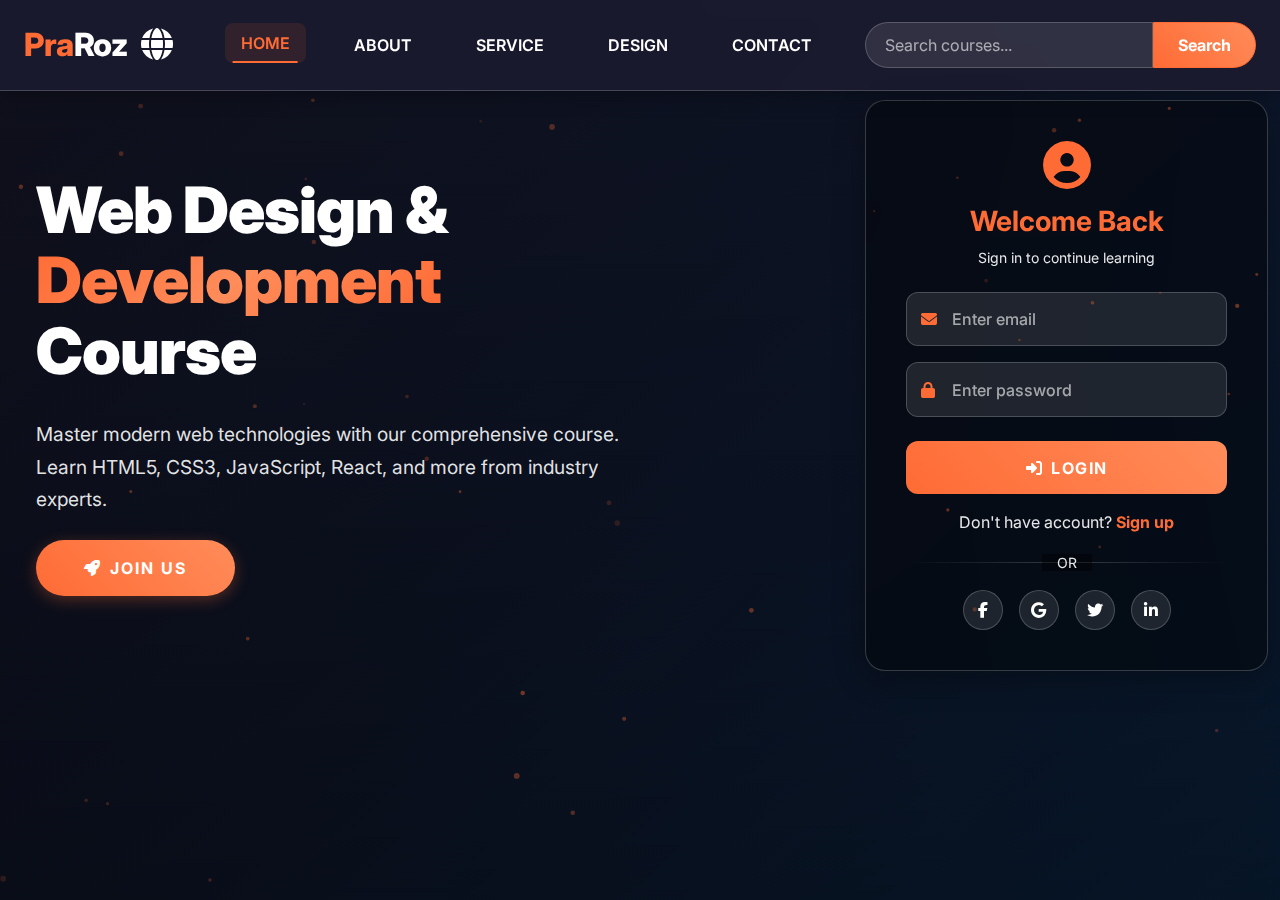
<file: index.html>
<!DOCTYPE html>
<html lang="en">
<head>
    <meta charset="UTF-8">
    <meta name="viewport" content="width=device-width, initial-scale=1.0">
    <title>PraRoz - Web Design & Development Course</title>
    <link href="public/vendor/bootstrap.min.css" rel="stylesheet">
    <link href="https://cdnjs.cloudflare.com/ajax/libs/font-awesome/6.4.0/css/all.min.css" rel="stylesheet">
    <link href="https://fonts.googleapis.com/css2?family=Inter:wght@300;400;500;600;700&display=swap" rel="stylesheet">
    <link href="public/css/style.css" rel="stylesheet">
</head>
<body>
    <nav class="navbar navbar-expand-lg navbar-dark fixed-top">
        <div class="container-fluid px-4">
            <a class="navbar-brand fw-bold fs-3" href="index.html">
                <span class="text-orange">Pra</span><span class="text-white">Roz</span>
                <i class="fas fa-globe ms-2"></i>
            </a>
            
            <button class="navbar-toggler" type="button" data-bs-toggle="collapse" data-bs-target="#navbarNav">
                <span class="navbar-toggler-icon"></span>
            </button>
            
            <div class="collapse navbar-collapse" id="navbarNav">
                <ul class="navbar-nav mx-auto">
                    <li class="nav-item"><a class="nav-link active" href="index.html">HOME</a></li>
                    <li class="nav-item"><a class="nav-link" href="about.html">ABOUT</a></li>
                    <li class="nav-item"><a class="nav-link" href="service.html">SERVICE</a></li>
                    <li class="nav-item"><a class="nav-link" href="design.html">DESIGN</a></li>
                    <li class="nav-item"><a class="nav-link" href="contact.html">CONTACT</a></li>
                </ul>
                
                <div class="search-container d-flex">
                    <input type="text" class="form-control search-input" placeholder="Search courses...">
                    <button class="btn search-btn" type="button">Search</button>
                </div>
            </div>
        </div>
    </nav>

    <main class="hero-section">
        <div class="container-fluid h-100">
            <div class="row h-100 align-items-center">
                <div class="col-lg-7 col-md-6">
                    <div class="hero-content px-4">
                        <h1 class="hero-title">
                            <span class="text-white">Web Design &</span><br>
                            <span class="text-orange gradient-text">Development</span><br>
                            <span class="text-white">Course</span>
                        </h1>
                        <p class="hero-description text-white-50 my-4">
                            Master modern web technologies with our comprehensive course. Learn HTML5, CSS3, JavaScript, 
                            React, and more from industry experts.
                        </p>
                        <button class="btn join-btn px-5 py-3 fw-bold">
                            <i class="fas fa-rocket me-2"></i>JOIN US
                        </button>
                    </div>
                </div>
                
                <div class="col-lg-4 col-md-5 offset-lg-1 offset-md-1 floating-panel-wrapper">
                    <div class="login-form-container">
                        <div class="login-header text-center mb-4">
                            <div class="login-icon mb-3">
                                <i class="fas fa-user-circle text-orange"></i>
                            </div>
                            <h3 class="text-orange fw-bold mb-2">Welcome Back</h3>
                            <p class="text-white-50 small">Sign in to continue learning</p>
                        </div>
                        
                        <form class="login-form">
                            <div class="mb-3 input-group-modern">
                                <div class="input-icon">
                                    <i class="fas fa-envelope text-orange"></i>
                                </div>
                                <input type="email" class="form-control login-input" placeholder="Enter email" required>
                            </div>
                            <div class="mb-4 input-group-modern">
                                <div class="input-icon">
                                    <i class="fas fa-lock text-orange"></i>
                                </div>
                                <input type="password" class="form-control login-input" placeholder="Enter password" required>
                            </div>
                            <button type="submit" class="btn login-btn w-100 fw-bold mb-3">
                                <i class="fas fa-sign-in-alt me-2"></i>LOGIN
                            </button>
                            
                            <div class="text-center mb-3">
                                <span class="text-white-50">Don't have account? </span>
                                <a href="#" class="text-orange text-decoration-none fw-bold signup-link">Sign up</a>
                            </div>
                            
                            <div class="divider my-3">
                                <span class="text-white-50 small">OR</span>
                            </div>
                            
                            <div class="text-center">
                                <div class="social-login d-flex justify-content-center gap-3">
                                    <a href="#" class="social-icon"><i class="fab fa-facebook-f"></i></a>
                                    <a href="#" class="social-icon"><i class="fab fa-google"></i></a>
                                    <a href="#" class="social-icon"><i class="fab fa-twitter"></i></a>
                                    <a href="#" class="social-icon"><i class="fab fa-linkedin-in"></i></a>
                                </div>
                            </div>
                        </form>
                    </div>

                    <div class="signup-form-container" style="display: none;">
                        <div class="login-header text-center mb-4">
                            <div class="login-icon mb-3">
                                <i class="fas fa-user-plus text-orange"></i>
                            </div>
                            <h3 class="text-orange fw-bold mb-2">Join PraRoz</h3>
                            <p class="text-white-50 small">Create account and start learning</p>
                        </div>
                        
                        <form class="signup-form">
                            <div class="mb-3 input-group-modern">
                                <div class="input-icon">
                                    <i class="fas fa-user text-orange"></i>
                                </div>
                                <input type="text" class="form-control login-input" placeholder="Full name" required>
                            </div>
                            <div class="mb-3 input-group-modern">
                                <div class="input-icon">
                                    <i class="fas fa-envelope text-orange"></i>
                                </div>
                                <input type="email" class="form-control login-input" placeholder="Email address" required>
                            </div>
                            <div class="mb-3 input-group-modern">
                                <div class="input-icon">
                                    <i class="fas fa-phone text-orange"></i>
                                </div>
                                <input type="tel" class="form-control login-input" placeholder="Phone number" required>
                            </div>
                            <div class="mb-4 input-group-modern">
                                <div class="input-icon">
                                    <i class="fas fa-lock text-orange"></i>
                                </div>
                                <input type="password" class="form-control login-input" placeholder="Create password" required>
                            </div>
                            <button type="submit" class="btn login-btn w-100 fw-bold mb-3">
                                <i class="fas fa-user-plus me-2"></i>CREATE ACCOUNT
                            </button>
                            
                            <div class="text-center">
                                <span class="text-white-50">Have account? </span>
                                <a href="#" class="text-orange text-decoration-none fw-bold login-link">Login</a>
                            </div>
                        </form>
                    </div>
                    
                    <div class="success-message-container" style="display: none;">
                        <div class="text-center">
                            <div class="success-icon mb-4">
                                <i class="fas fa-check-circle text-orange" style="font-size: 5rem;"></i>
                            </div>
                            <h3 class="text-white fw-bold mb-3">Welcome to PraRoz!</h3>
                            <p class="text-white-50 mb-4">Successfully logged in. Start your learning journey.</p>
                            <button class="btn join-btn px-4 py-2 fw-bold explore-btn">
                                <i class="fas fa-graduation-cap me-2"></i>EXPLORE COURSES
                            </button>
                        </div>
                    </div>
                </div>
            </div>
        </div>
    </main>

    <script src="public/vendor/bootstrap.bundle.min.js"></script>
    <script src="public/js/main.js"></script>
</body>
</html>
</file>
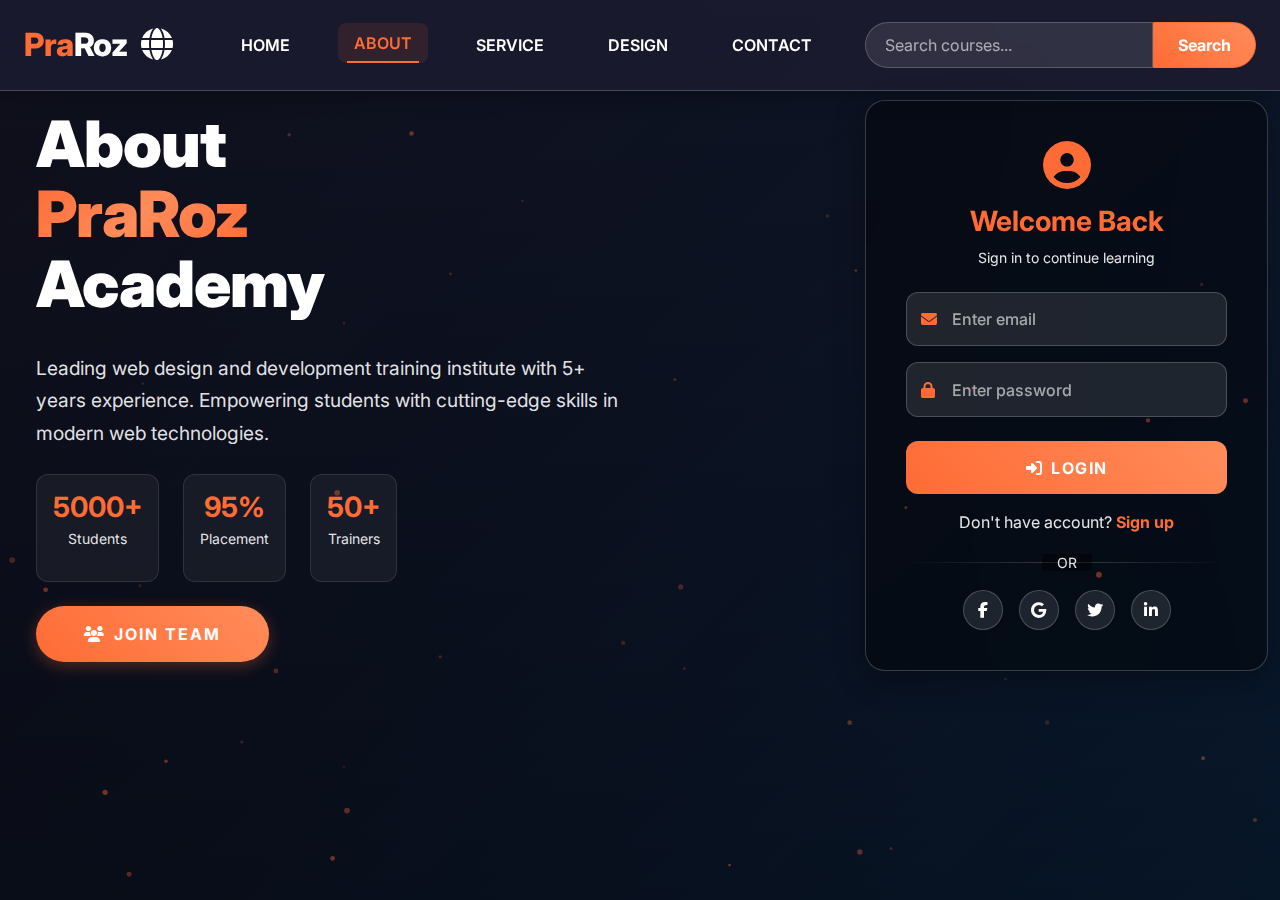
<file: about.html>
<!DOCTYPE html>
<html lang="en">
<head>
    <meta charset="UTF-8">
    <meta name="viewport" content="width=device-width, initial-scale=1.0">
    <title>About - PraRoz</title>
    <link href="public/vendor/bootstrap.min.css" rel="stylesheet">
    <link href="https://cdnjs.cloudflare.com/ajax/libs/font-awesome/6.4.0/css/all.min.css" rel="stylesheet">
    <link href="https://fonts.googleapis.com/css2?family=Inter:wght@300;400;500;600;700&display=swap" rel="stylesheet">
    <link href="public/css/style.css" rel="stylesheet">
</head>
<body>
    <nav class="navbar navbar-expand-lg navbar-dark fixed-top">
        <div class="container-fluid px-4">
            <a class="navbar-brand fw-bold fs-3" href="index.html">
                <span class="text-orange">Pra</span><span class="text-white">Roz</span>
                <i class="fas fa-globe ms-2"></i>
            </a>
            
            <button class="navbar-toggler" type="button" data-bs-toggle="collapse" data-bs-target="#navbarNav">
                <span class="navbar-toggler-icon"></span>
            </button>
            
            <div class="collapse navbar-collapse" id="navbarNav">
                <ul class="navbar-nav mx-auto">
                    <li class="nav-item"><a class="nav-link" href="index.html">HOME</a></li>
                    <li class="nav-item"><a class="nav-link active" href="about.html">ABOUT</a></li>
                    <li class="nav-item"><a class="nav-link" href="service.html">SERVICE</a></li>
                    <li class="nav-item"><a class="nav-link" href="design.html">DESIGN</a></li>
                    <li class="nav-item"><a class="nav-link" href="contact.html">CONTACT</a></li>
                </ul>
                
                <div class="search-container d-flex">
                    <input type="text" class="form-control search-input" placeholder="Search courses...">
                    <button class="btn search-btn" type="button">Search</button>
                </div>
            </div>
        </div>
    </nav>

    <main class="hero-section">
        <div class="container-fluid h-100">
            <div class="row h-100 align-items-center">
                <div class="col-lg-7 col-md-6">
                    <div class="hero-content px-4">
                        <h1 class="hero-title">
                            <span class="text-white">About</span><br>
                            <span class="text-orange gradient-text">PraRoz</span><br>
                            <span class="text-white">Academy</span>
                        </h1>
                        <p class="hero-description text-white-50 my-4">
                            Leading web design and development training institute with 5+ years experience. 
                            Empowering students with cutting-edge skills in modern web technologies.
                        </p>
                        <div class="stats-container d-flex gap-4 mb-4">
                            <div class="stat-item text-center">
                                <h3 class="text-orange fw-bold mb-1">5000+</h3>
                                <p class="text-white-50 small">Students</p>
                            </div>
                            <div class="stat-item text-center">
                                <h3 class="text-orange fw-bold mb-1">95%</h3>
                                <p class="text-white-50 small">Placement</p>
                            </div>
                            <div class="stat-item text-center">
                                <h3 class="text-orange fw-bold mb-1">50+</h3>
                                <p class="text-white-50 small">Trainers</p>
                            </div>
                        </div>
                        <button class="btn join-btn px-5 py-3 fw-bold">
                            <i class="fas fa-users me-2"></i>JOIN TEAM
                        </button>
                    </div>
                </div>
                
                <div class="col-lg-4 col-md-5 offset-lg-1 offset-md-1 floating-panel-wrapper">
                    <div class="login-form-container">
                        <div class="login-header text-center mb-4">
                            <div class="login-icon mb-3">
                                <i class="fas fa-user-circle text-orange"></i>
                            </div>
                            <h3 class="text-orange fw-bold mb-2">Welcome Back</h3>
                            <p class="text-white-50 small">Sign in to continue learning</p>
                        </div>
                        
                        <form class="login-form">
                            <div class="mb-3 input-group-modern">
                                <div class="input-icon">
                                    <i class="fas fa-envelope text-orange"></i>
                                </div>
                                <input type="email" class="form-control login-input" placeholder="Enter email" required>
                            </div>
                            <div class="mb-4 input-group-modern">
                                <div class="input-icon">
                                    <i class="fas fa-lock text-orange"></i>
                                </div>
                                <input type="password" class="form-control login-input" placeholder="Enter password" required>
                            </div>
                            <button type="submit" class="btn login-btn w-100 fw-bold mb-3">
                                <i class="fas fa-sign-in-alt me-2"></i>LOGIN
                            </button>
                            
                            <div class="text-center mb-3">
                                <span class="text-white-50">Don't have account? </span>
                                <a href="#" class="text-orange text-decoration-none fw-bold signup-link">Sign up</a>
                            </div>
                            
                            <div class="divider my-3">
                                <span class="text-white-50 small">OR</span>
                            </div>
                            
                            <div class="text-center">
                                <div class="social-login d-flex justify-content-center gap-3">
                                    <a href="#" class="social-icon"><i class="fab fa-facebook-f"></i></a>
                                    <a href="#" class="social-icon"><i class="fab fa-google"></i></a>
                                    <a href="#" class="social-icon"><i class="fab fa-twitter"></i></a>
                                    <a href="#" class="social-icon"><i class="fab fa-linkedin-in"></i></a>
                                </div>
                            </div>
                        </form>
                    </div>

                    <div class="signup-form-container" style="display: none;">
                        <div class="login-header text-center mb-4">
                            <div class="login-icon mb-3">
                                <i class="fas fa-user-plus text-orange"></i>
                            </div>
                            <h3 class="text-orange fw-bold mb-2">Join PraRoz</h3>
                            <p class="text-white-50 small">Create account and start learning</p>
                        </div>
                        
                        <form class="signup-form">
                            <div class="mb-3 input-group-modern">
                                <div class="input-icon">
                                    <i class="fas fa-user text-orange"></i>
                                </div>
                                <input type="text" class="form-control login-input" placeholder="Full name" required>
                            </div>
                            <div class="mb-3 input-group-modern">
                                <div class="input-icon">
                                    <i class="fas fa-envelope text-orange"></i>
                                </div>
                                <input type="email" class="form-control login-input" placeholder="Email address" required>
                            </div>
                            <div class="mb-3 input-group-modern">
                                <div class="input-icon">
                                    <i class="fas fa-phone text-orange"></i>
                                </div>
                                <input type="tel" class="form-control login-input" placeholder="Phone number" required>
                            </div>
                            <div class="mb-4 input-group-modern">
                                <div class="input-icon">
                                    <i class="fas fa-lock text-orange"></i>
                                </div>
                                <input type="password" class="form-control login-input" placeholder="Create password" required>
                            </div>
                            <button type="submit" class="btn login-btn w-100 fw-bold mb-3">
                                <i class="fas fa-user-plus me-2"></i>CREATE ACCOUNT
                            </button>
                            
                            <div class="text-center">
                                <span class="text-white-50">Have account? </span>
                                <a href="#" class="text-orange text-decoration-none fw-bold login-link">Login</a>
                            </div>
                        </form>
                    </div>
                </div>
            </div>
        </div>
    </main>

    <script src="public/vendor/bootstrap.bundle.min.js"></script>
    <script src="public/js/main.js"></script>
</body>
</html>
</file>
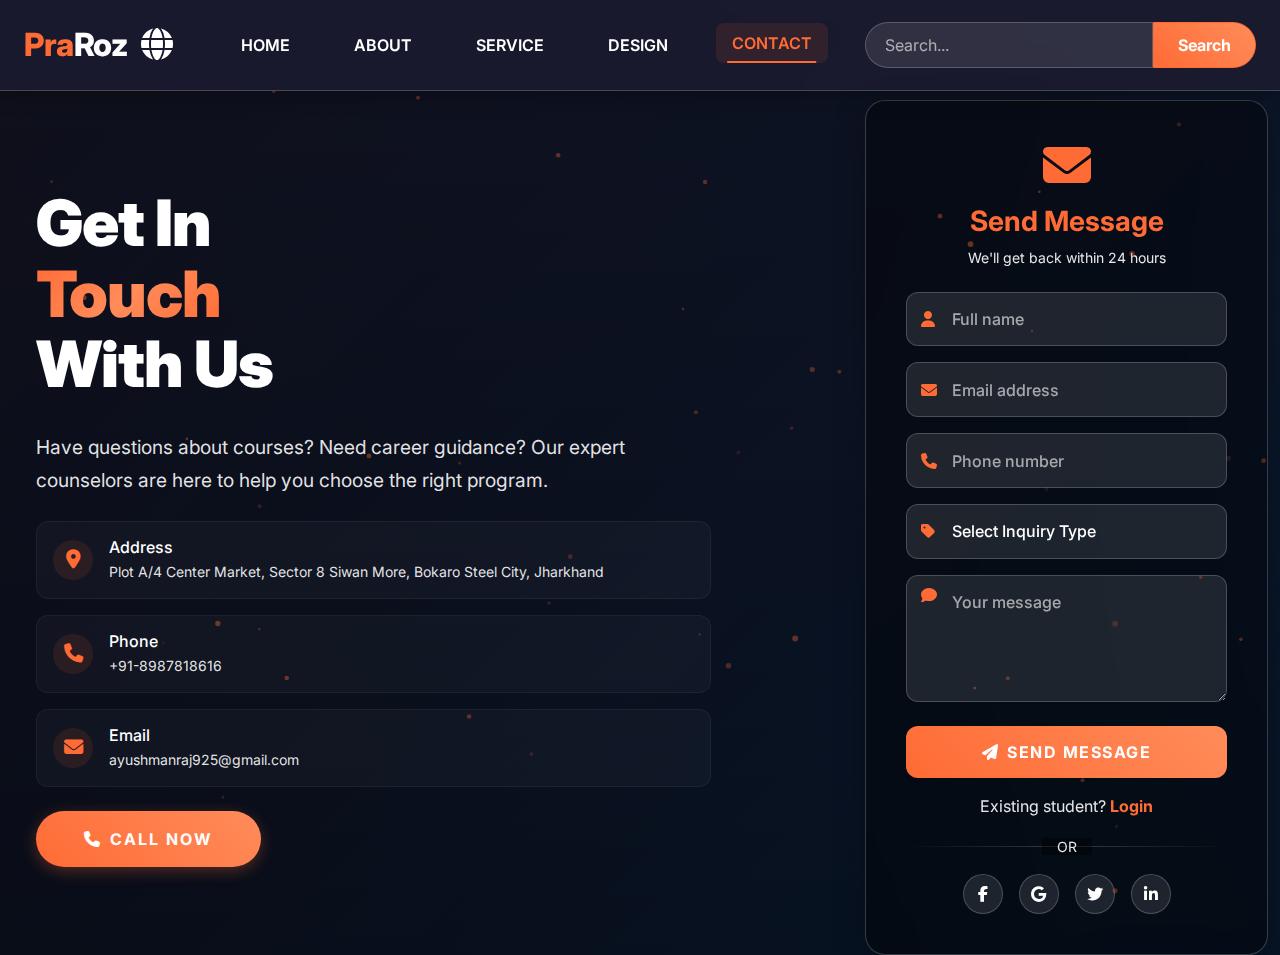
<file: contact.html>
<!DOCTYPE html>
<html lang="en">
<head>
    <meta charset="UTF-8">
    <meta name="viewport" content="width=device-width, initial-scale=1.0">
    <title>Contact - PraRoz</title>
    <link href="public/vendor/bootstrap.min.css" rel="stylesheet">
    <link href="https://cdnjs.cloudflare.com/ajax/libs/font-awesome/6.4.0/css/all.min.css" rel="stylesheet">
    <link href="https://fonts.googleapis.com/css2?family=Inter:wght@300;400;500;600;700&display=swap" rel="stylesheet">
    <link href="public/css/style.css" rel="stylesheet">
</head>
<body>
    <nav class="navbar navbar-expand-lg navbar-dark fixed-top">
        <div class="container-fluid px-4">
            <a class="navbar-brand fw-bold fs-3" href="index.html">
                <span class="text-orange">Pra</span><span class="text-white">Roz</span>
                <i class="fas fa-globe ms-2"></i>
            </a>
            
            <button class="navbar-toggler" type="button" data-bs-toggle="collapse" data-bs-target="#navbarNav">
                <span class="navbar-toggler-icon"></span>
            </button>
            
            <div class="collapse navbar-collapse" id="navbarNav">
                <ul class="navbar-nav mx-auto">
                    <li class="nav-item"><a class="nav-link" href="index.html">HOME</a></li>
                    <li class="nav-item"><a class="nav-link" href="about.html">ABOUT</a></li>
                    <li class="nav-item"><a class="nav-link" href="service.html">SERVICE</a></li>
                    <li class="nav-item"><a class="nav-link" href="design.html">DESIGN</a></li>
                    <li class="nav-item"><a class="nav-link active" href="contact.html">CONTACT</a></li>
                </ul>
                
                <div class="search-container d-flex">
                    <input type="text" class="form-control search-input" placeholder="Search...">
                    <button class="btn search-btn" type="button">Search</button>
                </div>
            </div>
        </div>
    </nav>

    <main class="hero-section">
        <div class="container-fluid h-100">
            <div class="row h-100 align-items-center">
                <div class="col-lg-7 col-md-6">
                    <div class="hero-content px-4">
                        <h1 class="hero-title">
                            <span class="text-white">Get In</span><br>
                            <span class="text-orange gradient-text">Touch</span><br>
                            <span class="text-white">With Us</span>
                        </h1>
                        <p class="hero-description text-white-50 my-4">
                            Have questions about courses? Need career guidance? 
                            Our expert counselors are here to help you choose the right program.
                        </p>
                        <div class="contact-info mb-4">
                            <div class="contact-item d-flex align-items-center mb-3">
                                <div class="contact-icon me-3">
                                    <i class="fas fa-map-marker-alt text-orange"></i>
                                </div>
                                <div>
                                    <h6 class="text-white mb-1">Address</h6>
                                    <p class="text-white-50 small mb-0">Plot A/4 Center Market, Sector 8 Siwan More, Bokaro Steel City, Jharkhand</p>
                                </div>
                            </div>
                            <div class="contact-item d-flex align-items-center mb-3">
                                <div class="contact-icon me-3">
                                    <i class="fas fa-phone text-orange"></i>
                                </div>
                                <div>
                                    <h6 class="text-white mb-1">Phone</h6>
                                    <p class="text-white-50 small mb-0">+91-8987818616</p>
                                </div>
                            </div>
                            <div class="contact-item d-flex align-items-center mb-4">
                                <div class="contact-icon me-3">
                                    <i class="fas fa-envelope text-orange"></i>
                                </div>
                                <div>
                                    <h6 class="text-white mb-1">Email</h6>
                                    <p class="text-white-50 small mb-0">ayushmanraj925@gmail.com</p>
                                </div>
                            </div>
                        </div>
                        <button class="btn join-btn px-5 py-3 fw-bold">
                            <i class="fas fa-phone me-2"></i>CALL NOW
                        </button>
                    </div>
                </div>
                
                <div class="col-lg-4 col-md-5 offset-lg-1 offset-md-1 floating-panel-wrapper">
                    <div class="login-form-container">
                        <div class="login-header text-center mb-4">
                            <div class="login-icon mb-3">
                                <i class="fas fa-envelope text-orange"></i>
                            </div>
                            <h3 class="text-orange fw-bold mb-2">Send Message</h3>
                            <p class="text-white-50 small">We'll get back within 24 hours</p>
                        </div>
                        
                        <form class="contact-form">
                            <div class="mb-3 input-group-modern">
                                <div class="input-icon">
                                    <i class="fas fa-user text-orange"></i>
                                </div>
                                <input type="text" class="form-control login-input" placeholder="Full name" required>
                            </div>
                            <div class="mb-3 input-group-modern">
                                <div class="input-icon">
                                    <i class="fas fa-envelope text-orange"></i>
                                </div>
                                <input type="email" class="form-control login-input" placeholder="Email address" required>
                            </div>
                            <div class="mb-3 input-group-modern">
                                <div class="input-icon">
                                    <i class="fas fa-phone text-orange"></i>
                                </div>
                                <input type="tel" class="form-control login-input" placeholder="Phone number" required>
                            </div>
                            <div class="mb-3 input-group-modern">
                                <div class="input-icon">
                                    <i class="fas fa-tag text-orange"></i>
                                </div>
                                <select class="form-control login-input" required>
                                    <option value="">Select Inquiry Type</option>
                                    <option value="course">Course Information</option>
                                    <option value="admission">Admission Process</option>
                                    <option value="fees">Fee Structure</option>
                                    <option value="placement">Placement Assistance</option>
                                    <option value="other">Other</option>
                                </select>
                            </div>
                            <div class="mb-4 input-group-modern">
                                <div class="input-icon" style="top: 20px;">
                                    <i class="fas fa-comment text-orange"></i>
                                </div>
                                <textarea class="form-control login-input" rows="4" placeholder="Your message" style="padding-left: 45px !important;" required></textarea>
                            </div>
                            <button type="submit" class="btn login-btn w-100 fw-bold mb-3">
                                <i class="fas fa-paper-plane me-2"></i>SEND MESSAGE
                            </button>
                            
                            <div class="text-center mb-3">
                                <span class="text-white-50">Existing student? </span>
                                <a href="#" class="text-orange text-decoration-none fw-bold login-toggle">Login</a>
                            </div>
                            
                            <div class="divider my-3">
                                <span class="text-white-50 small">OR</span>
                            </div>
                            
                            <div class="text-center">
                                <div class="social-login d-flex justify-content-center gap-3">
                                    <a href="#" class="social-icon"><i class="fab fa-facebook-f"></i></a>
                                    <a href="#" class="social-icon"><i class="fab fa-google"></i></a>
                                    <a href="#" class="social-icon"><i class="fab fa-twitter"></i></a>
                                    <a href="#" class="social-icon"><i class="fab fa-linkedin-in"></i></a>
                                </div>
                            </div>
                        </form>
                    </div>

                    <div class="student-login-container" style="display: none;">
                        <div class="login-header text-center mb-4">
                            <div class="login-icon mb-3">
                                <i class="fas fa-user-circle text-orange"></i>
                            </div>
                            <h3 class="text-orange fw-bold mb-2">Student Login</h3>
                            <p class="text-white-50 small">Access student dashboard</p>
                        </div>
                        
                        <form class="login-form">
                            <div class="mb-3 input-group-modern">
                                <div class="input-icon">
                                    <i class="fas fa-envelope text-orange"></i>
                                </div>
                                <input type="email" class="form-control login-input" placeholder="Enter email" required>
                            </div>
                            <div class="mb-4 input-group-modern">
                                <div class="input-icon">
                                    <i class="fas fa-lock text-orange"></i>
                                </div>
                                <input type="password" class="form-control login-input" placeholder="Enter password" required>
                            </div>
                            <button type="submit" class="btn login-btn w-100 fw-bold mb-3">
                                <i class="fas fa-sign-in-alt me-2"></i>LOGIN
                            </button>
                            
                            <div class="text-center">
                                <span class="text-white-50">Need help? </span>
                                <a href="#" class="text-orange text-decoration-none fw-bold contact-toggle">Contact us</a>
                            </div>
                        </form>
                    </div>
                </div>
            </div>
        </div>
    </main>

    <script src="public/vendor/bootstrap.bundle.min.js"></script>
    <script src="public/js/main.js"></script>
</body>
</html>
</file>
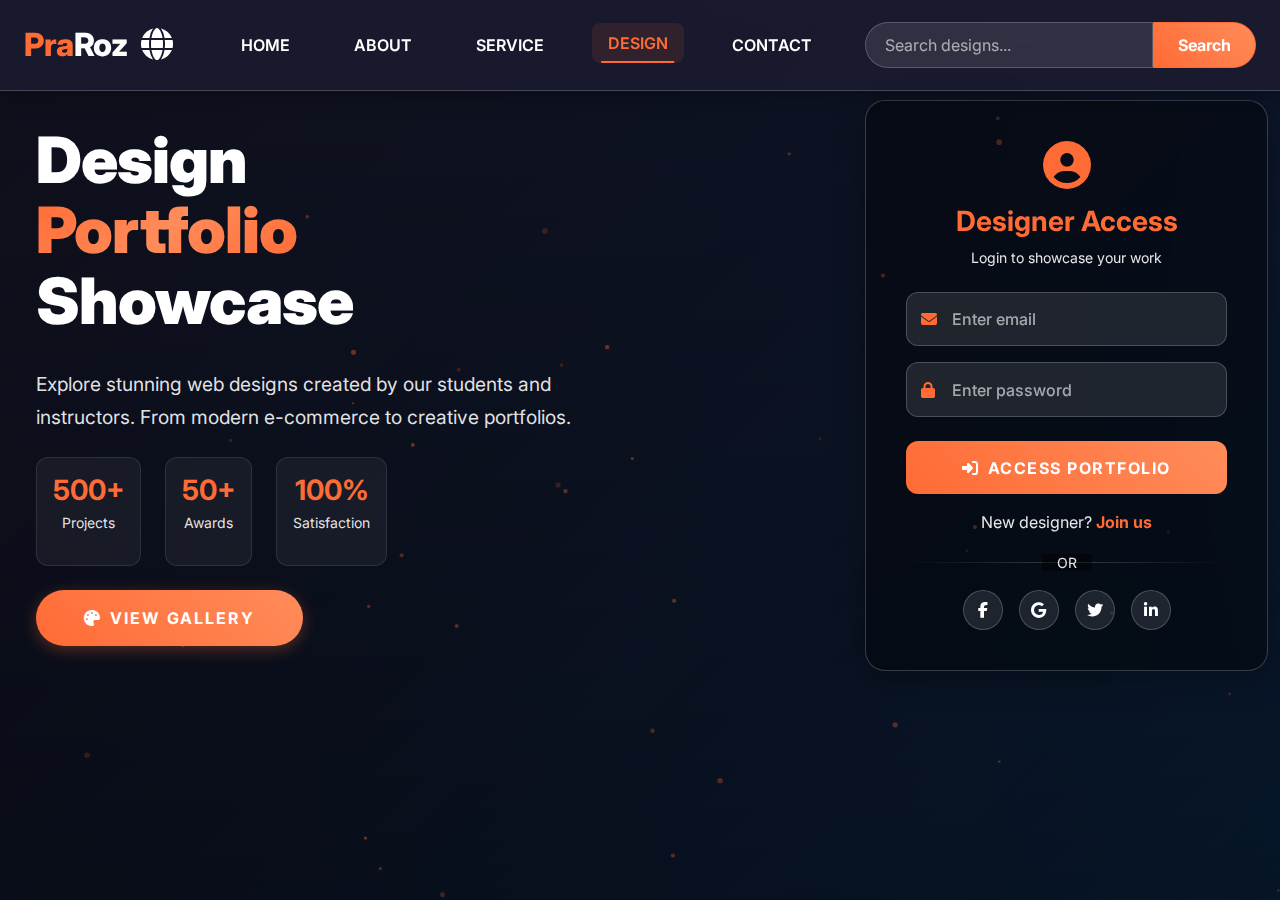
<file: design.html>
<!DOCTYPE html>
<html lang="en">
<head>
    <meta charset="UTF-8">
    <meta name="viewport" content="width=device-width, initial-scale=1.0">
    <title>Design Portfolio - PraRoz</title>
    <link href="public/vendor/bootstrap.min.css" rel="stylesheet">
    <link href="https://cdnjs.cloudflare.com/ajax/libs/font-awesome/6.4.0/css/all.min.css" rel="stylesheet">
    <link href="https://fonts.googleapis.com/css2?family=Inter:wght@300;400;500;600;700&display=swap" rel="stylesheet">
    <link href="public/css/style.css" rel="stylesheet">
</head>
<body>
    <nav class="navbar navbar-expand-lg navbar-dark fixed-top">
        <div class="container-fluid px-4">
            <a class="navbar-brand fw-bold fs-3" href="index.html">
                <span class="text-orange">Pra</span><span class="text-white">Roz</span>
                <i class="fas fa-globe ms-2"></i>
            </a>
            
            <button class="navbar-toggler" type="button" data-bs-toggle="collapse" data-bs-target="#navbarNav">
                <span class="navbar-toggler-icon"></span>
            </button>
            
            <div class="collapse navbar-collapse" id="navbarNav">
                <ul class="navbar-nav mx-auto">
                    <li class="nav-item"><a class="nav-link" href="index.html">HOME</a></li>
                    <li class="nav-item"><a class="nav-link" href="about.html">ABOUT</a></li>
                    <li class="nav-item"><a class="nav-link" href="service.html">SERVICE</a></li>
                    <li class="nav-item"><a class="nav-link active" href="design.html">DESIGN</a></li>
                    <li class="nav-item"><a class="nav-link" href="contact.html">CONTACT</a></li>
                </ul>
                
                <div class="search-container d-flex">
                    <input type="text" class="form-control search-input" placeholder="Search designs...">
                    <button class="btn search-btn" type="button">Search</button>
                </div>
            </div>
        </div>
    </nav>

    <main class="hero-section">
        <div class="container-fluid h-100">
            <div class="row h-100 align-items-center">
                <div class="col-lg-7 col-md-6">
                    <div class="hero-content px-4">
                        <h1 class="hero-title">
                            <span class="text-white">Design</span><br>
                            <span class="text-orange gradient-text">Portfolio</span><br>
                            <span class="text-white">Showcase</span>
                        </h1>
                        <p class="hero-description text-white-50 my-4">
                            Explore stunning web designs created by our students and instructors. 
                            From modern e-commerce to creative portfolios.
                        </p>
                        <div class="portfolio-stats d-flex gap-4 mb-4">
                            <div class="stat-item text-center">
                                <h3 class="text-orange fw-bold mb-1">500+</h3>
                                <p class="text-white-50 small">Projects</p>
                            </div>
                            <div class="stat-item text-center">
                                <h3 class="text-orange fw-bold mb-1">50+</h3>
                                <p class="text-white-50 small">Awards</p>
                            </div>
                            <div class="stat-item text-center">
                                <h3 class="text-orange fw-bold mb-1">100%</h3>
                                <p class="text-white-50 small">Satisfaction</p>
                            </div>
                        </div>
                        <button class="btn join-btn px-5 py-3 fw-bold">
                            <i class="fas fa-palette me-2"></i>VIEW GALLERY
                        </button>
                    </div>
                </div>
                
                <div class="col-lg-4 col-md-5 offset-lg-1 offset-md-1 floating-panel-wrapper">
                    <div class="login-form-container">
                        <div class="login-header text-center mb-4">
                            <div class="login-icon mb-3">
                                <i class="fas fa-user-circle text-orange"></i>
                            </div>
                            <h3 class="text-orange fw-bold mb-2">Designer Access</h3>
                            <p class="text-white-50 small">Login to showcase your work</p>
                        </div>
                        
                        <form class="login-form">
                            <div class="mb-3 input-group-modern">
                                <div class="input-icon">
                                    <i class="fas fa-envelope text-orange"></i>
                                </div>
                                <input type="email" class="form-control login-input" placeholder="Enter email" required>
                            </div>
                            <div class="mb-4 input-group-modern">
                                <div class="input-icon">
                                    <i class="fas fa-lock text-orange"></i>
                                </div>
                                <input type="password" class="form-control login-input" placeholder="Enter password" required>
                            </div>
                            <button type="submit" class="btn login-btn w-100 fw-bold mb-3">
                                <i class="fas fa-sign-in-alt me-2"></i>ACCESS PORTFOLIO
                            </button>
                            
                            <div class="text-center mb-3">
                                <span class="text-white-50">New designer? </span>
                                <a href="#" class="text-orange text-decoration-none fw-bold signup-link">Join us</a>
                            </div>
                            
                            <div class="divider my-3">
                                <span class="text-white-50 small">OR</span>
                            </div>
                            
                            <div class="text-center">
                                <div class="social-login d-flex justify-content-center gap-3">
                                    <a href="#" class="social-icon"><i class="fab fa-facebook-f"></i></a>
                                    <a href="#" class="social-icon"><i class="fab fa-google"></i></a>
                                    <a href="#" class="social-icon"><i class="fab fa-twitter"></i></a>
                                    <a href="#" class="social-icon"><i class="fab fa-linkedin-in"></i></a>
                                </div>
                            </div>
                        </form>
                    </div>

                    <div class="signup-form-container" style="display: none;">
                        <div class="login-header text-center mb-4">
                            <div class="login-icon mb-3">
                                <i class="fas fa-user-plus text-orange"></i>
                            </div>
                            <h3 class="text-orange fw-bold mb-2">Join Designers</h3>
                            <p class="text-white-50 small">Showcase your creative work</p>
                        </div>
                        
                        <form class="signup-form">
                            <div class="mb-3 input-group-modern">
                                <div class="input-icon">
                                    <i class="fas fa-user text-orange"></i>
                                </div>
                                <input type="text" class="form-control login-input" placeholder="Full name" required>
                            </div>
                            <div class="mb-3 input-group-modern">
                                <div class="input-icon">
                                    <i class="fas fa-envelope text-orange"></i>
                                </div>
                                <input type="email" class="form-control login-input" placeholder="Email address" required>
                            </div>
                            <div class="mb-3 input-group-modern">
                                <div class="input-icon">
                                    <i class="fas fa-phone text-orange"></i>
                                </div>
                                <input type="tel" class="form-control login-input" placeholder="Phone number" required>
                            </div>
                            <div class="mb-4 input-group-modern">
                                <div class="input-icon">
                                    <i class="fas fa-lock text-orange"></i>
                                </div>
                                <input type="password" class="form-control login-input" placeholder="Create password" required>
                            </div>
                            <button type="submit" class="btn login-btn w-100 fw-bold mb-3">
                                <i class="fas fa-user-plus me-2"></i>CREATE ACCOUNT
                            </button>
                            
                            <div class="text-center">
                                <span class="text-white-50">Already have account? </span>
                                <a href="#" class="text-orange text-decoration-none fw-bold login-link">Login</a>
                            </div>
                        </form>
                    </div>
                </div>
            </div>
        </div>
    </main>

    <script src="public/vendor/bootstrap.bundle.min.js"></script>
    <script src="public/js/main.js"></script>
</body>
</html>
</file>
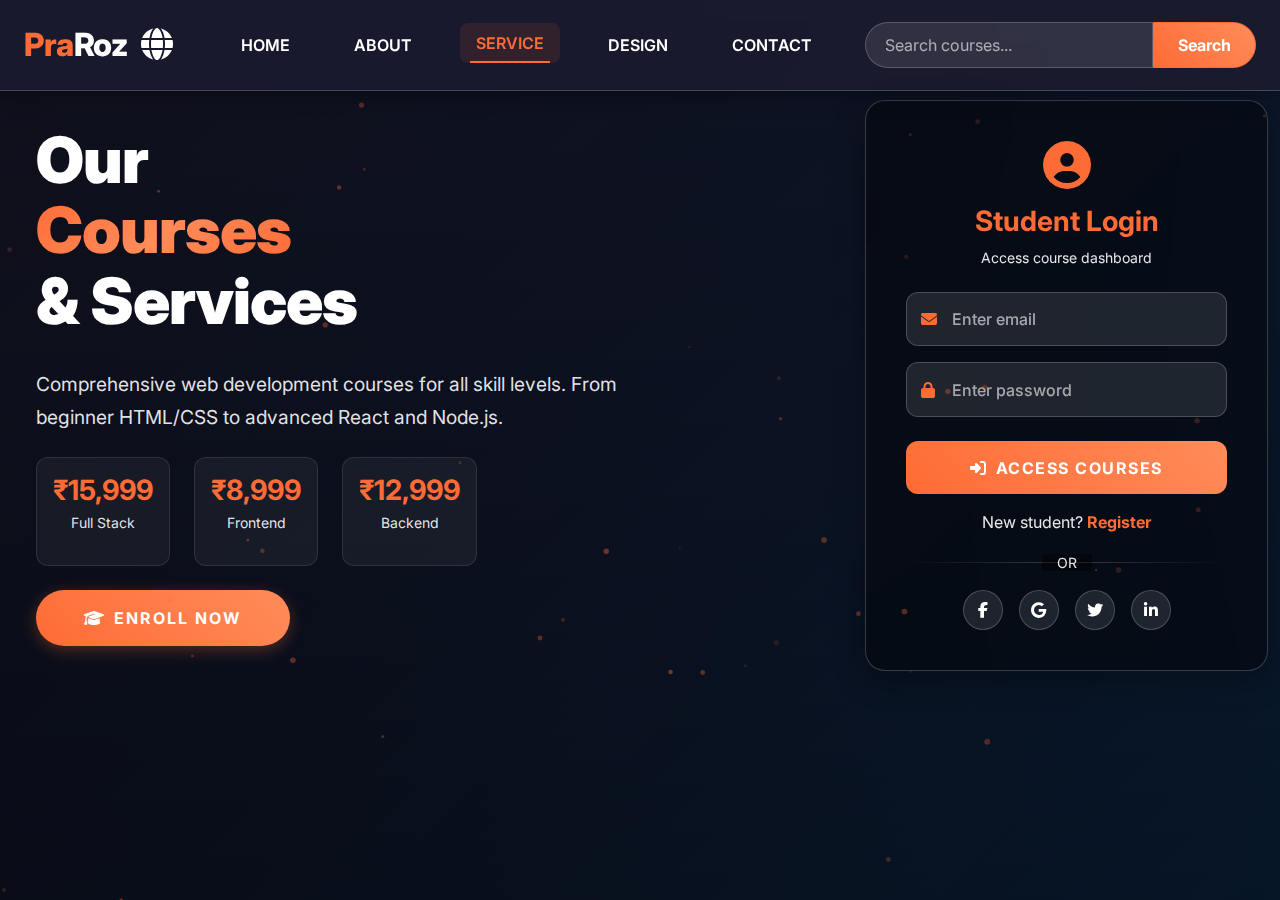
<file: service.html>
<!DOCTYPE html>
<html lang="en">
<head>
    <meta charset="UTF-8">
    <meta name="viewport" content="width=device-width, initial-scale=1.0">
    <title>Services - PraRoz</title>
    <link href="public/vendor/bootstrap.min.css" rel="stylesheet">
    <link href="https://cdnjs.cloudflare.com/ajax/libs/font-awesome/6.4.0/css/all.min.css" rel="stylesheet">
    <link href="https://fonts.googleapis.com/css2?family=Inter:wght@300;400;500;600;700&display=swap" rel="stylesheet">
    <link href="public/css/style.css" rel="stylesheet">
</head>
<body>
    <nav class="navbar navbar-expand-lg navbar-dark fixed-top">
        <div class="container-fluid px-4">
            <a class="navbar-brand fw-bold fs-3" href="index.html">
                <span class="text-orange">Pra</span><span class="text-white">Roz</span>
                <i class="fas fa-globe ms-2"></i>
            </a>
            
            <button class="navbar-toggler" type="button" data-bs-toggle="collapse" data-bs-target="#navbarNav">
                <span class="navbar-toggler-icon"></span>
            </button>
            
            <div class="collapse navbar-collapse" id="navbarNav">
                <ul class="navbar-nav mx-auto">
                    <li class="nav-item"><a class="nav-link" href="index.html">HOME</a></li>
                    <li class="nav-item"><a class="nav-link" href="about.html">ABOUT</a></li>
                    <li class="nav-item"><a class="nav-link active" href="service.html">SERVICE</a></li>
                    <li class="nav-item"><a class="nav-link" href="design.html">DESIGN</a></li>
                    <li class="nav-item"><a class="nav-link" href="contact.html">CONTACT</a></li>
                </ul>
                
                <div class="search-container d-flex">
                    <input type="text" class="form-control search-input" placeholder="Search courses...">
                    <button class="btn search-btn" type="button">Search</button>
                </div>
            </div>
        </div>
    </nav>

    <main class="hero-section">
        <div class="container-fluid h-100">
            <div class="row h-100 align-items-center">
                <div class="col-lg-7 col-md-6">
                    <div class="hero-content px-4">
                        <h1 class="hero-title">
                            <span class="text-white">Our</span><br>
                            <span class="text-orange gradient-text">Courses</span><br>
                            <span class="text-white">& Services</span>
                        </h1>
                        <p class="hero-description text-white-50 my-4">
                            Comprehensive web development courses for all skill levels. 
                            From beginner HTML/CSS to advanced React and Node.js.
                        </p>
                        <div class="pricing-highlights d-flex gap-4 mb-4">
                            <div class="price-item text-center">
                                <h3 class="text-orange fw-bold mb-1">₹15,999</h3>
                                <p class="text-white-50 small">Full Stack</p>
                            </div>
                            <div class="price-item text-center">
                                <h3 class="text-orange fw-bold mb-1">₹8,999</h3>
                                <p class="text-white-50 small">Frontend</p>
                            </div>
                            <div class="price-item text-center">
                                <h3 class="text-orange fw-bold mb-1">₹12,999</h3>
                                <p class="text-white-50 small">Backend</p>
                            </div>
                        </div>
                        <button class="btn join-btn px-5 py-3 fw-bold">
                            <i class="fas fa-graduation-cap me-2"></i>ENROLL NOW
                        </button>
                    </div>
                </div>
                
                <div class="col-lg-4 col-md-5 offset-lg-1 offset-md-1 floating-panel-wrapper">
                    <div class="login-form-container">
                        <div class="login-header text-center mb-4">
                            <div class="login-icon mb-3">
                                <i class="fas fa-user-circle text-orange"></i>
                            </div>
                            <h3 class="text-orange fw-bold mb-2">Student Login</h3>
                            <p class="text-white-50 small">Access course dashboard</p>
                        </div>
                        
                        <form class="login-form">
                            <div class="mb-3 input-group-modern">
                                <div class="input-icon">
                                    <i class="fas fa-envelope text-orange"></i>
                                </div>
                                <input type="email" class="form-control login-input" placeholder="Enter email" required>
                            </div>
                            <div class="mb-4 input-group-modern">
                                <div class="input-icon">
                                    <i class="fas fa-lock text-orange"></i>
                                </div>
                                <input type="password" class="form-control login-input" placeholder="Enter password" required>
                            </div>
                            <button type="submit" class="btn login-btn w-100 fw-bold mb-3">
                                <i class="fas fa-sign-in-alt me-2"></i>ACCESS COURSES
                            </button>
                            
                            <div class="text-center mb-3">
                                <span class="text-white-50">New student? </span>
                                <a href="#" class="text-orange text-decoration-none fw-bold signup-link">Register</a>
                            </div>
                            
                            <div class="divider my-3">
                                <span class="text-white-50 small">OR</span>
                            </div>
                            
                            <div class="text-center">
                                <div class="social-login d-flex justify-content-center gap-3">
                                    <a href="#" class="social-icon"><i class="fab fa-facebook-f"></i></a>
                                    <a href="#" class="social-icon"><i class="fab fa-google"></i></a>
                                    <a href="#" class="social-icon"><i class="fab fa-twitter"></i></a>
                                    <a href="#" class="social-icon"><i class="fab fa-linkedin-in"></i></a>
                                </div>
                            </div>
                        </form>
                    </div>

                    <div class="signup-form-container" style="display: none;">
                        <div class="login-header text-center mb-4">
                            <div class="login-icon mb-3">
                                <i class="fas fa-user-plus text-orange"></i>
                            </div>
                            <h3 class="text-orange fw-bold mb-2">Course Registration</h3>
                            <p class="text-white-50 small">Start learning journey today</p>
                        </div>
                        
                        <form class="signup-form">
                            <div class="mb-3 input-group-modern">
                                <div class="input-icon">
                                    <i class="fas fa-user text-orange"></i>
                                </div>
                                <input type="text" class="form-control login-input" placeholder="Full name" required>
                            </div>
                            <div class="mb-3 input-group-modern">
                                <div class="input-icon">
                                    <i class="fas fa-envelope text-orange"></i>
                                </div>
                                <input type="email" class="form-control login-input" placeholder="Email address" required>
                            </div>
                            <div class="mb-3 input-group-modern">
                                <div class="input-icon">
                                    <i class="fas fa-phone text-orange"></i>
                                </div>
                                <input type="tel" class="form-control login-input" placeholder="Phone number" required>
                            </div>
                            <div class="mb-3 input-group-modern">
                                <div class="input-icon">
                                    <i class="fas fa-graduation-cap text-orange"></i>
                                </div>
                                <select class="form-control login-input" required>
                                    <option value="">Select Course</option>
                                    <option value="fullstack">Full Stack - ₹15,999</option>
                                    <option value="frontend">Frontend - ₹8,999</option>
                                    <option value="backend">Backend - ₹12,999</option>
                                    <option value="react">React - ₹9,999</option>
                                </select>
                            </div>
                            <div class="mb-4 input-group-modern">
                                <div class="input-icon">
                                    <i class="fas fa-lock text-orange"></i>
                                </div>
                                <input type="password" class="form-control login-input" placeholder="Create password" required>
                            </div>
                            <button type="submit" class="btn login-btn w-100 fw-bold mb-3">
                                <i class="fas fa-credit-card me-2"></i>ENROLL & PAY
                            </button>
                            
                            <div class="text-center">
                                <span class="text-white-50">Already enrolled? </span>
                                <a href="#" class="text-orange text-decoration-none fw-bold login-link">Login</a>
                            </div>
                        </form>
                    </div>
                </div>
            </div>
        </div>
    </main>

    <script src="public/vendor/bootstrap.bundle.min.js"></script>
    <script src="public/js/main.js"></script>
</body>
</html>
</file>
<file: public/css/style.css>
:root {
    --orange: #ff6b35;
    --orange-light: #ff8c5a;
    --dark-bg: #1a1a2e;
    --glass-bg: rgba(255,255,255,0.1);
    --glass-border: rgba(255,255,255,0.2);
    --text-light: #ffffff;
    --text-muted: rgba(255,255,255,0.85);
}

* {
    margin: 0;
    padding: 0;
    box-sizing: border-box;
}

body {
    font-family: 'Inter', sans-serif;
    background: 
        linear-gradient(rgba(0,0,0,0.4), rgba(0,0,0,0.6)),
        url('https://wallup.net/wp-content/uploads/2015/12/118785-nature-landscape-night-trees-water-moon-stars-sea-mist.jpg') center/cover fixed,
        linear-gradient(135deg, #1a1a2e 0%, #16213e 50%, #0f3460 100%);
    min-height: 100vh;
    color: var(--text-light);
    overflow-x: hidden;
}

.text-orange { color: var(--orange) !important; }
.text-white { color: #ffffff !important; }
.text-white-50 { color: rgba(255,255,255,0.9) !important; }

/* Navigation */
.navbar {
    background: rgba(26,26,46,0.95) !important;
    backdrop-filter: blur(15px);
    padding: 1rem 0;
    transition: all 0.3s;
    border-bottom: 1px solid var(--glass-border);
    box-shadow: 0 4px 20px rgba(0,0,0,0.3);
}

.navbar-brand {
    font-size: 2rem !important;
    font-weight: 800 !important;
    letter-spacing: -0.5px;
}

.navbar-nav .nav-link {
    color: #ffffff !important;
    font-weight: 600;
    margin: 0 1rem;
    padding: 0.5rem 1rem !important;
    border-radius: 8px;
    transition: all 0.3s;
    position: relative;
}

.navbar-nav .nav-link:hover,
.navbar-nav .nav-link.active {
    color: var(--orange) !important;
    background: rgba(255,107,53,0.1);
    transform: translateY(-2px);
}

.navbar-nav .nav-link::before {
    content: '';
    position: absolute;
    bottom: 0;
    left: 50%;
    width: 0;
    height: 2px;
    background: var(--orange);
    transition: all 0.3s;
    transform: translateX(-50%);
}

.navbar-nav .nav-link:hover::before,
.navbar-nav .nav-link.active::before {
    width: 80%;
}

/* Search */
.search-input {
    background: var(--glass-bg) !important;
    border: 1px solid var(--glass-border) !important;
    color: var(--text-light) !important;
    border-radius: 25px 0 0 25px !important;
    padding: 0.6rem 1.2rem;
}

.search-input::placeholder {
    color: rgba(255,255,255,0.6) !important;
}

.search-input:focus {
    background: rgba(255,255,255,0.15) !important;
    border-color: var(--orange) !important;
    box-shadow: none !important;
}

.search-btn {
    background: linear-gradient(45deg, var(--orange), var(--orange-light)) !important;
    border: 1px solid var(--orange) !important;
    color: var(--text-light) !important;
    border-radius: 0 25px 25px 0 !important;
    padding: 0.6rem 1.5rem;
    font-weight: 700;
    transition: all 0.3s;
}

.search-btn:hover {
    transform: translateY(-2px);
    box-shadow: 0 5px 15px rgba(255,107,53,0.3);
}

/* Hero Section */
.hero-section {
    min-height: 100vh;
    padding-top: 100px;
    position: relative;
}

.hero-title {
    font-size: 4rem;
    font-weight: 900;
    line-height: 1.1;
    margin-bottom: 2rem;
    letter-spacing: -1px;
}

.hero-title .text-orange {
    background: linear-gradient(135deg, #ff6b35 0%, #ff8c5a 50%, #ff6b35 100%);
    -webkit-background-clip: text;
    -webkit-text-fill-color: transparent;
}

.hero-description {
    font-size: 1.2rem;
    line-height: 1.7;
    max-width: 600px;
    color: var(--text-muted);
    margin: 2rem 0;
}

/* Buttons */
.join-btn {
    background: linear-gradient(45deg, var(--orange), var(--orange-light)) !important;
    border: none !important;
    color: var(--text-light) !important;
    font-weight: 700;
    border-radius: 30px !important;
    transition: all 0.3s;
    text-transform: uppercase;
    letter-spacing: 2px;
    box-shadow: 0 4px 15px rgba(255,107,53,0.3);
}

.join-btn:hover {
    transform: translateY(-3px) scale(1.05);
    box-shadow: 0 8px 25px rgba(255,107,53,0.6);
}

/* Floating Panel */
.floating-panel-wrapper {
    animation: float 6s ease-in-out infinite;
}

@keyframes float {
    0%, 100% { transform: translateY(0px); }
    50% { transform: translateY(-10px); }
}

.login-form-container,
.signup-form-container,
.student-login-container {
    background: rgba(0,0,0,0.4);
    backdrop-filter: blur(20px);
    border-radius: 20px;
    padding: 2.5rem;
    border: 1px solid var(--glass-border);
    box-shadow: 0 8px 32px rgba(0,0,0,0.3);
    transition: all 0.3s;
}

.login-form-container:hover,
.signup-form-container:hover,
.student-login-container:hover {
    transform: translateY(-5px);
    box-shadow: 0 15px 50px rgba(255,107,53,0.4);
    border-color: rgba(255,107,53,0.5);
}

.login-header .login-icon i {
    font-size: 3rem;
    animation: pulse 2s infinite;
}

@keyframes pulse {
    0%, 100% { transform: scale(1); }
    50% { transform: scale(1.05); }
}

/* Form Inputs */
.input-group-modern {
    position: relative;
}

.input-icon {
    position: absolute;
    left: 15px;
    top: 50%;
    transform: translateY(-50%);
    z-index: 10;
    color: var(--orange);
}

.login-input {
    background: var(--glass-bg) !important;
    border: 1px solid var(--glass-border) !important;
    color: var(--text-light) !important;
    border-radius: 12px !important;
    padding: 0.9rem 1.2rem;
    padding-left: 45px !important;
    font-weight: 500;
    transition: all 0.3s;
}

.login-input::placeholder {
    color: rgba(255,255,255,0.6) !important;
}

.login-input:focus {
    background: rgba(255,255,255,0.15) !important;
    border-color: var(--orange) !important;
    box-shadow: 0 0 0 3px rgba(255,107,53,0.2) !important;
    transform: translateY(-2px);
}

.login-btn {
    background: linear-gradient(45deg, var(--orange), var(--orange-light)) !important;
    border: none !important;
    color: var(--text-light) !important;
    border-radius: 12px !important;
    padding: 0.9rem;
    font-weight: 700;
    transition: all 0.3s;
    text-transform: uppercase;
    letter-spacing: 1.5px;
}

.login-btn:hover {
    transform: translateY(-3px);
    box-shadow: 0 6px 20px rgba(255,107,53,0.4);
}

/* Social Icons */
.social-icon {
    display: inline-flex;
    align-items: center;
    justify-content: center;
    width: 40px;
    height: 40px;
    background: var(--glass-bg);
    color: var(--text-light);
    border-radius: 50%;
    text-decoration: none;
    transition: all 0.3s;
    border: 1px solid var(--glass-border);
}

.social-icon:hover {
    transform: translateY(-4px) scale(1.1);
    box-shadow: 0 6px 20px rgba(255,107,53,0.4);
    border-color: var(--orange);
    color: var(--text-light);
}

/* Divider */
.divider {
    position: relative;
    text-align: center;
}

.divider::before {
    content: '';
    position: absolute;
    top: 50%;
    left: 0;
    right: 0;
    height: 1px;
    background: linear-gradient(90deg, transparent, rgba(255,255,255,0.2), transparent);
}

.divider span {
    background: rgba(0,0,0,0.4);
    padding: 0 15px;
    position: relative;
    z-index: 1;
    color: rgba(255,255,255,0.6);
}

/* Stats */
.stats-container,
.pricing-highlights,
.portfolio-stats {
    animation: fadeInUp 0.8s ease-out 0.3s both;
}

@keyframes fadeInUp {
    from {
        opacity: 0;
        transform: translateY(30px);
    }
    to {
        opacity: 1;
        transform: translateY(0);
    }
}

.stat-item,
.price-item {
    transition: all 0.3s;
    padding: 1rem;
    border-radius: 12px;
    background: rgba(255,255,255,0.05);
    border: 1px solid rgba(255,255,255,0.1);
}

.stat-item:hover,
.price-item:hover {
    transform: translateY(-5px) scale(1.05);
    background: rgba(255,107,53,0.1);
    border-color: rgba(255,107,53,0.3);
    box-shadow: 0 8px 25px rgba(255,107,53,0.2);
}

/* Contact */
.contact-info .contact-item {
    transition: all 0.3s;
    padding: 1rem;
    border-radius: 12px;
    background: rgba(255,255,255,0.03);
    border: 1px solid rgba(255,255,255,0.05);
}

.contact-info .contact-item:hover {
    transform: translateX(10px);
    background: rgba(255,107,53,0.05);
    border-color: rgba(255,107,53,0.2);
}

.contact-icon {
    width: 40px;
    height: 40px;
    display: flex;
    align-items: center;
    justify-content: center;
    background: rgba(255,107,53,0.1);
    border-radius: 50%;
    font-size: 1.2rem;
    transition: all 0.3s;
}

.contact-item:hover .contact-icon {
    background: rgba(255,107,53,0.2);
    transform: scale(1.1);
}

/* Responsive */
@media (max-width: 768px) {
    .hero-title { font-size: 2.8rem; }
    .hero-section { padding-top: 120px; }
    .login-form-container { margin-top: 3rem; padding: 2rem 1.5rem; }
    .navbar-brand { font-size: 1.5rem !important; }
    .search-container { margin-top: 1rem; width: 100%; }
    .stats-container, .pricing-highlights, .portfolio-stats {
        flex-direction: column;
        gap: 1rem !important;
    }
}

@media (max-width: 576px) {
    .hero-title { font-size: 2.2rem; }
    .hero-description { font-size: 0.95rem; }
    .login-form-container { padding: 1.5rem 1rem; margin: 2rem 1rem 0; }
    .join-btn { font-size: 1rem; padding: 0.8rem 2rem !important; }
}
</file>
